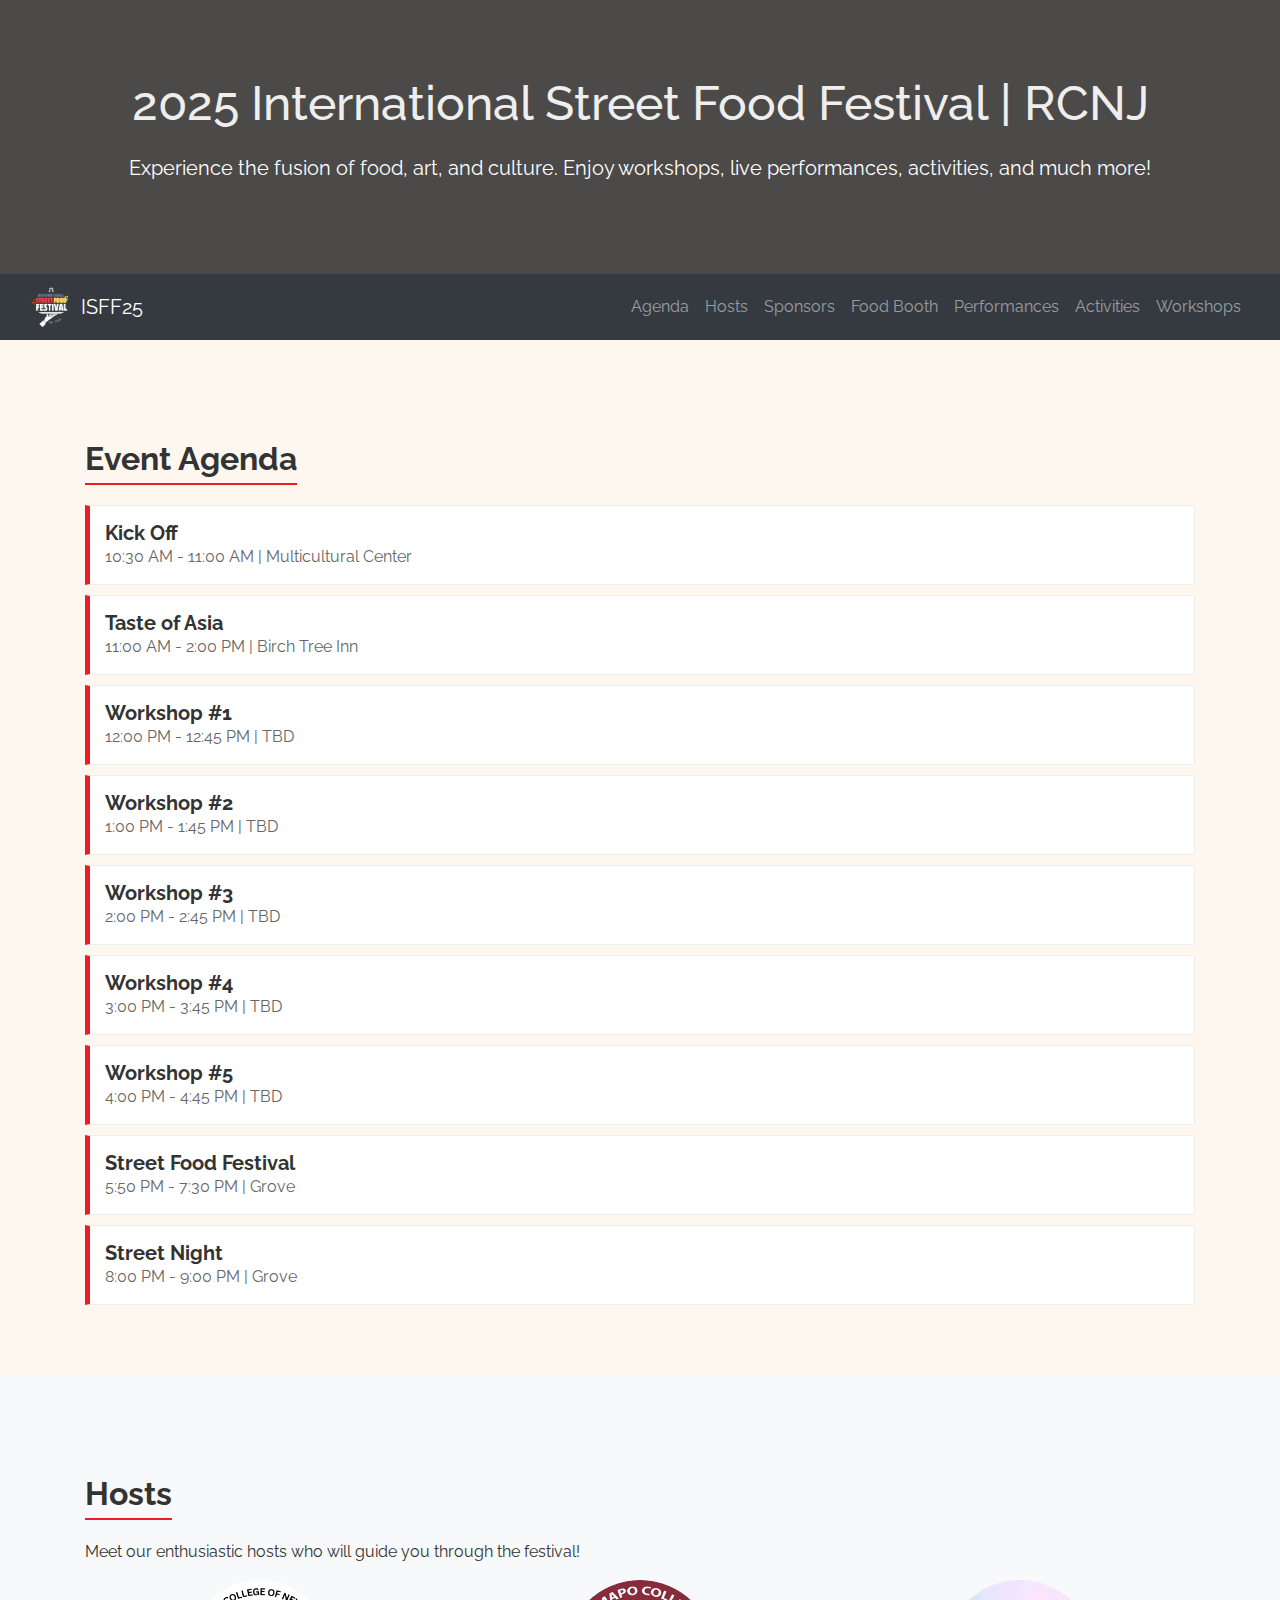
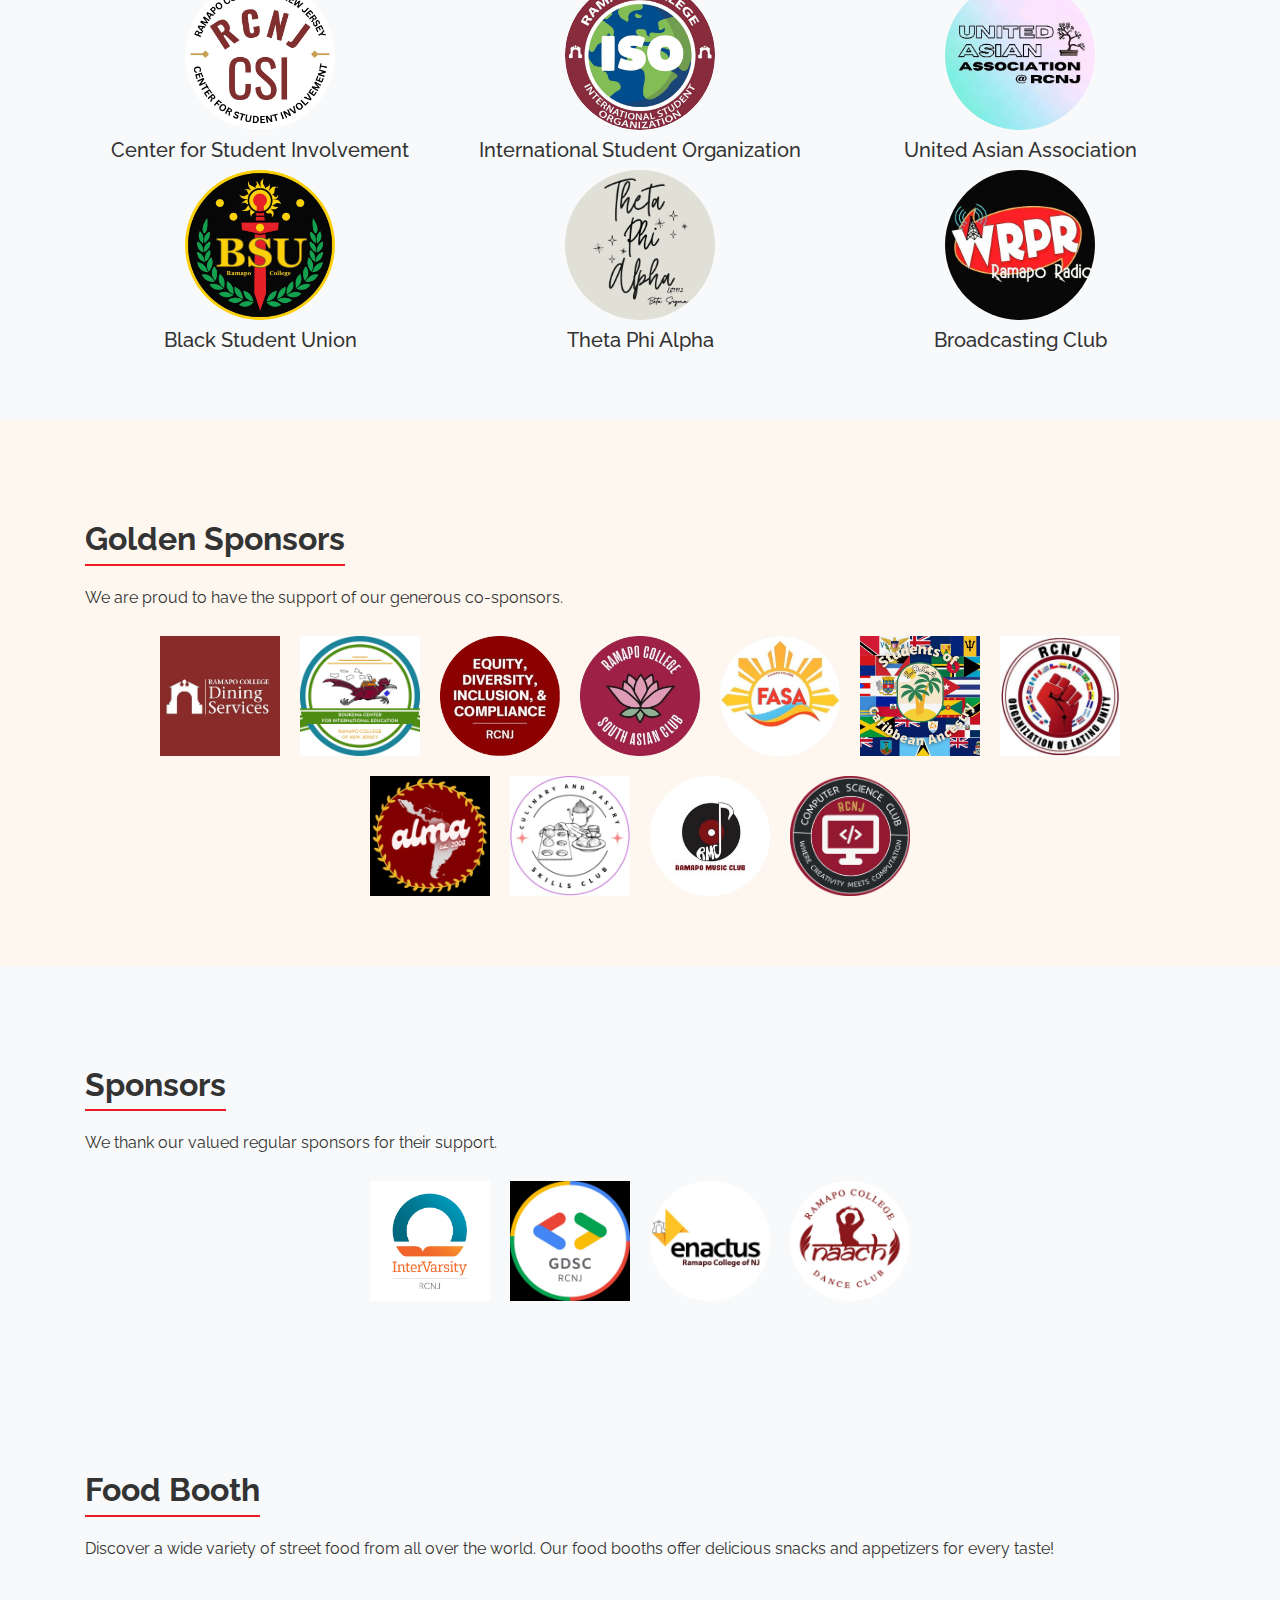
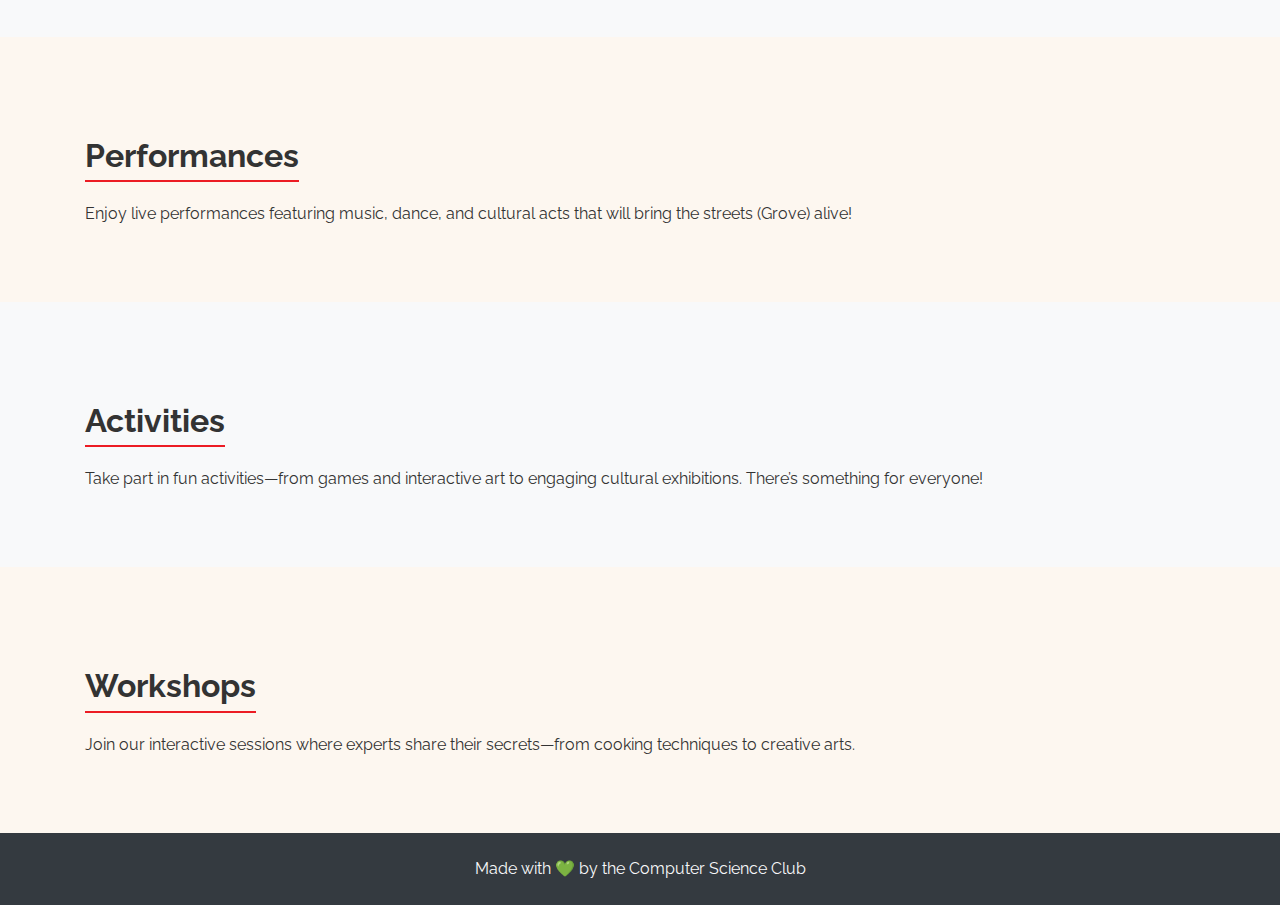
<file: index.html>
<!DOCTYPE html>
<html lang="en">
<head>
  <meta charset="UTF-8">
  <meta name="viewport" content="width=device-width, initial-scale=1">
  <title>ISFF25 - Int'l Street Food Festival | Ramapo College</title>

  <!-- Open Graph Tags (for link previews) -->
  <meta property="og:title" content="ISFF25 - Int'l Street Food Festival | Ramapo College">
  <meta property="og:description" content="Experience the ultimate street food festival with workshops, live performances, and activities. Check out our event agenda!">
  <meta property="og:image" content="https://github.com/RCNJ-Computer-Science-Club/ISFF25/blob/0fc712187cb9051a5f81593f9705c44d8cf5dc81/res/logo/ISFF25.png?raw=true">
  <meta property="og:url" content="https://github.com/RCNJ-Computer-Science-Club/ISFF25/blob/0fc712187cb9051a5f81593f9705c44d8cf5dc81/res/logo/ISFF25.png?raw=true">
  <meta property="og:type" content="website">

  <!-- Bootstrap CSS -->
  <link rel="stylesheet" href="https://stackpath.bootstrapcdn.com/bootstrap/4.5.2/css/bootstrap.min.css">
  <!-- Google Fonts -->
  <link href="https://fonts.googleapis.com/css?family=Raleway:400,700&display=swap" rel="stylesheet">
  <!-- Custom CSS -->
  <link rel="stylesheet" href="css/style.css">
</head>
<body>

  <!-- Hero Section -->
  <header class="hero">
    <div class="container text-center">
      <!-- Logo -->
      <!-- <img 
        src="res/banner/ISFF25.png" 
        alt="ISFF25 Logo" 
        class="hero-logo mb-3"
      > -->
      <h1>2025 International Street Food Festival | RCNJ</h1>
      <p>
        Experience the fusion of food, art, and culture. Enjoy workshops, 
        live performances, activities, and much more!
      </p>
    </div>
  </header>

  <!-- Navigation -->
  <nav class="navbar navbar-expand-md navbar-dark bg-dark sticky-top">
    <div class="container-fluid">
      <!-- Logo in nav (optional, if you want a smaller version) -->
      <a class="navbar-brand d-flex align-items-center" href="#">
        <img src="https://rcnj-computer-science-club.github.io/ISFF25/res/logo/ISFF25_2.png" alt="ISFF25" style="height:40px; margin-right:10px;">
        ISFF25
      </a>
      <button class="navbar-toggler" type="button" data-toggle="collapse" data-target="#navMenu">
        <span class="navbar-toggler-icon"></span>
      </button>
      <div class="collapse navbar-collapse" id="navMenu">
        <ul class="navbar-nav ml-auto">
          <li class="nav-item"><a class="nav-link" href="#agenda">Agenda</a></li>
          <li class="nav-item"><a class="nav-link" href="#hosts">Hosts</a></li>
          <li class="nav-item"><a class="nav-link" href="#sponsors">Sponsors</a></li>
          <li class="nav-item"><a class="nav-link" href="#food-booth">Food Booth</a></li>
          <li class="nav-item"><a class="nav-link" href="#performances">Performances</a></li>
          <li class="nav-item"><a class="nav-link" href="#activities">Activities</a></li>
          <li class="nav-item"><a class="nav-link" href="#workshops">Workshops</a></li>
        </ul>
      </div>
    </div>
  </nav>

  <!-- Agenda Section -->
  <section id="agenda" class="event-section">
    <div class="container">
      <h2 class="section-title">Event Agenda</h2>
      <div class="agenda-item"> <h5>Kick Off</h5> <p>10:30 AM - 11:00 AM | Multicultural Center </p> </div>
      <div class="agenda-item"> <h5>Taste of Asia</h5> <p>11:00 AM - 2:00 PM | Birch Tree Inn</p> </div>
      <div class="agenda-item"> <h5>Workshop #1</h5> <p>12:00 PM - 12:45 PM | TBD</p> </div>
      <div class="agenda-item"> <h5>Workshop #2</h5> <p>1:00 PM - 1:45 PM | TBD</p> </div>
      <div class="agenda-item"> <h5>Workshop #3</h5> <p>2:00 PM - 2:45 PM | TBD</p> </div>
      <div class="agenda-item"> <h5>Workshop #4</h5> <p>3:00 PM - 3:45 PM | TBD</p> </div>
      <div class="agenda-item"> <h5>Workshop #5</h5> <p>4:00 PM - 4:45 PM | TBD</p> </div>
      <div class="agenda-item"> <h5>Street Food Festival</h5> <p>5:50 PM - 7:30 PM | Grove</p> </div>
      <div class="agenda-item"> <h5>Street Night</h5> <p>8:00 PM - 9:00 PM | Grove</p> </div>
    </div>
  </section>

  <!-- Hosts Section -->
  <section id="hosts" class="event-section bg-light">
    <div class="container">
      <h2 class="section-title">Hosts</h2>
      <p>Meet our enthusiastic hosts who will guide you through the festival!</p>
      <div class="row">
        <div class="col-md-4 text-center"> <img src="https://rcnj-computer-science-club.github.io/ISFF25/res/logo/CSI.jpg" alt="CSI" class="rounded-circle mb-2" style="width: 150px; height: 150px;"> <h5>Center for Student Involvement</h5> </div>
        <div class="col-md-4 text-center"> <img src="https://rcnj-computer-science-club.github.io/ISFF25/res/logo/ISO.jpg" alt="ISO" class="rounded-circle mb-2" style="width: 150px; height: 150px;"> <h5>International Student Organization</h5> </div>
        <div class="col-md-4 text-center"> <img src="https://rcnj-computer-science-club.github.io/ISFF25/res/logo/UAA.jpg" alt="UAA" class="rounded-circle mb-2" style="width: 150px; height: 150px;"> <h5>United Asian Association</h5> </div>
        <div class="col-md-4 text-center"> <img src="https://rcnj-computer-science-club.github.io/ISFF25/res/logo/BSU.jpg" alt="BSU" class="rounded-circle mb-2" style="width: 150px; height: 150px;"> <h5>Black Student Union</h5> </div>
        <div class="col-md-4 text-center"> <img src="https://rcnj-computer-science-club.github.io/ISFF25/res/logo/TPA.jpg" alt="Theta Phi Alpha" class="rounded-circle mb-2" style="width: 150px; height: 150px;"> <h5>Theta Phi Alpha</h5> </div>
        <div class="col-md-4 text-center"> <img src="https://rcnj-computer-science-club.github.io/ISFF25/res/logo/WRPR.jpg" alt="WRPR" class="rounded-circle mb-2" style="width: 150px; height: 150px;"> <h5>Broadcasting Club</h5> </div>
      </div>
    </div>
  </section>

  <!-- Golden Sponsors Section -->
<section id="sponsors" class="event-section">
  <div class="container">
    <h2 class="section-title">Golden Sponsors</h2>
    <p>We are proud to have the support of our generous co-sponsors.</p>
    <div class="d-flex flex-wrap justify-content-center">
      <img src="https://rcnj-computer-science-club.github.io/ISFF25/res/logo/Dining.jpg" alt="Sponsor 1" class="sponsor-logo">
      <img src="https://rcnj-computer-science-club.github.io/ISFF25/res/logo/Roukema.jpg" alt="Sponsor 1" class="sponsor-logo">
      <img src="https://rcnj-computer-science-club.github.io/ISFF25/res/logo/EDIC.png" alt="Sponsor 1" class="sponsor-logo">
      <img src="https://rcnj-computer-science-club.github.io/ISFF25/res/logo/SAC.png" alt="Sponsor 1" class="sponsor-logo">
      <img src="https://rcnj-computer-science-club.github.io/ISFF25/res/logo/FASA.png" alt="Sponsor 2" class="sponsor-logo">
      <img src="https://rcnj-computer-science-club.github.io/ISFF25/res/logo/SOCA.jpg" alt="Sponsor 3" class="sponsor-logo">
      <img src="https://rcnj-computer-science-club.github.io/ISFF25/res/logo/OLU.jpg" alt="Sponsor 4" class="sponsor-logo">
      <img src="https://rcnj-computer-science-club.github.io/ISFF25/res/logo/ALMA.jpg" alt="Sponsor 5" class="sponsor-logo">
      <img src="https://rcnj-computer-science-club.github.io/ISFF25/res/logo/CAPS.jpg" alt="Sponsor 6" class="sponsor-logo">
      <img src="https://rcnj-computer-science-club.github.io/ISFF25/res/logo/MUSIC.png" alt="Sponsor 6" class="sponsor-logo">
      <img src="https://rcnj-computer-science-club.github.io/ISFF25/res/logo/CSC.png" alt="Sponsor 7" class="sponsor-logo">
    </div>
  </div>
</section>

<!-- Regular Sponsors Section -->
<section id="regular-sponsors" class="event-section bg-light">
  <div class="container">
    <h2 class="section-title">Sponsors</h2>
    <p>We thank our valued regular sponsors for their support.</p>
    <div class="d-flex flex-wrap justify-content-center">
      <img src="https://rcnj-computer-science-club.github.io/ISFF25/res/logo/IVCF.jpg" alt="Regular Sponsor 1" class="sponsor-logo small-logo">
      <img src="https://rcnj-computer-science-club.github.io/ISFF25/res/logo/GDG.jpg" alt="Regular Sponsor 3" class="sponsor-logo small-logo">
      <img src="https://rcnj-computer-science-club.github.io/ISFF25/res/logo/ENACTUS.png" alt="Regular Sponsor 3" class="sponsor-logo small-logo">
      <img src="https://rcnj-computer-science-club.github.io/ISFF25/res/logo/NAACH.png" alt="Regular Sponsor 3" class="sponsor-logo small-logo">
      <!-- Add additional regular sponsor logos here -->
    </div>
  </div>
</section>


  <!-- Food Booth Section -->
  <section id="food-booth" class="event-section bg-light">
    <div class="container">
      <h2 class="section-title">Food Booth</h2>
      <p>
        Discover a wide variety of street food from all over the world. Our food booths offer 
        delicious snacks and appetizers for every taste!
      </p>
      <!-- <div class="row">
        <div class="col-md-4 text-center"> <img src="https://rcnj-computer-science-club.github.io/ISFF25/res/logo/ISO.jpg" alt="ISO" class="rounded-circle mb-2" style="width: 100px; height: 100px;"> <h5>Macarons</h5> <p>Hosted by: International Student Organization</p> </div> 
        <div class="col-md-4 text-center"> <img src="https://rcnj-computer-science-club.github.io/ISFF25/res/logo/SAC.jpg" alt="South Asian Club" class="rounded-circle mb-2" style="width: 100px; height: 100px;"> <h5>Mango Lassi (per gal)</h5> <p>Hosted by: South Asian Club</p> </div>
        <div class="col-md-4 text-center"> <img src="https://rcnj-computer-science-club.github.io/ISFF25/res/logo/BSU.jpg" alt="BSU" class="rounded-circle mb-2" style="width: 100px; height: 100px;"> <h5>Banana Pudding - 38 oz</h5> <p>Hosted by: Black Student Union</p> </div>
        <div class="col-md-4 text-center"> <img src="https://rcnj-computer-science-club.github.io/ISFF25/res/logo/OLU.jpg" alt="OLU" class="rounded-circle mb-2" style="width: 100px; height: 100px;"> <h5>Flautas/Taquitos</h5> <p>Hosted by: Organization of Latino Unity</p> </div>
        <div class="col-md-4 text-center"> <img src="https://rcnj-computer-science-club.github.io/ISFF25/res/logo/SOCA.jpg" alt="SOCA" class="rounded-circle mb-2" style="width: 100px; height: 100px;"> <h5>Funnel Cake? (tbd)</h5> <p>Hosted by: Students of Caribbean Ancestry</p> </div>
        <div class="col-md-4 text-center"> <img src="https://rcnj-computer-science-club.github.io/ISFF25/res/logo/UAA.jpg" alt="UAA" class="rounded-circle mb-2" style="width: 100px; height: 100px;"> <h5>Veggie Dumplings (8 pcs)</h5> <p>Hosted by: United Asian Association</p> </div>
        <div class="col-md-4 text-center"> <img src="https://rcnj-computer-science-club.github.io/ISFF25/res/logo/FASA.png" alt="FASA" class="rounded-circle mb-2" style="width: 100px; height: 100px;"> <h5>Lumpia Shanghai (Pork) - Full Tray (100 pc)</h5> <p>Hosted by: Filipino American Student Association</p> </div>
        <div class="col-md-4 text-center"> <img src="https://rcnj-computer-science-club.github.io/ISFF25/res/logo/CAPS.jpg" alt="CAPS" class="rounded-circle mb-2" style="width: 100px; height: 100px;"> <h5>Cream Puffs</h5> <p>Hosted by: Counseling and Psychological Services</p> </div>
        <div class="col-md-4 text-center"> <img src="https://rcnj-computer-science-club.github.io/ISFF25/res/logo/Dining.jpg" alt="Dining Services" class="rounded-circle mb-2" style="width: 100px; height: 100px;"> <h5>Boneless Wings (6pc/order)</h5> <p>Hosted by: Dining Services</p> </div>
      </div> -->
    </div>
  </section></div>

  <!-- Performances Section -->
  <section id="performances" class="event-section">
    <div class="container">
      <h2 class="section-title">Performances</h2>
      <p>Enjoy live performances featuring music, dance, and cultural acts that will bring the streets (Grove) alive!</p>
      <div class="row">
        <!-- <div class="col-md-6"> <img src="https://via.placeholder.com/400x300?text=Live+Music" alt="Live Music" class="img-fluid rounded mb-3"> </div>
        <div class="col-md-6"> <img src="https://via.placeholder.com/400x300?text=Street+Performers" alt="Street Performers" class="img-fluid rounded mb-3"> </div> </div> -->
    </div>
  </section>

  <!-- Activities Section -->
  <section id="activities" class="event-section bg-light">
    <div class="container">
      <h2 class="section-title">Activities</h2>
      <p>Take part in fun activities—from games and interactive art to engaging cultural exhibitions. There’s something for everyone!</p>
      <ul class="list-unstyled">
        <!-- <li class="mb-2"><strong>Ping Pong Tournaments</strong> - Challenge yourself and win prizes.</li>
        <li class="mb-2"><strong>Interactive Food Art</strong> - Get creative with edible masterpieces.</li>
        <li class="mb-2"><strong>Street Juggling</strong> - Enjoy quirky performances and try your hand at juggling.</li> -->
      </ul>
    </div>
  </section>

  <!-- Workshops Section -->
  <section id="workshops" class="event-section">
    <div class="container">
      <h2 class="section-title">Workshops</h2>
      <p>Join our interactive sessions where experts share their secrets—from cooking techniques to creative arts.</p>
        <!-- <div class="row"> <div class="col-md-4"> <div class="card mb-3"> <div class="card-body"> <h5 class="card-title">Workshop #1</h5> <p class="card-text">Discover culinary techniques and learn how to create delicious dishes.</p> </div> </div> </div>
        <div class="col-md-4"> <div class="card mb-3"> <div class="card-body"> <h5 class="card-title">Workshop #2</h5> <p class="card-text">Explore creative art forms and street performance arts.</p> </div> </div> </div>
        <div class="col-md-4"> <div class="card mb-3"> <div class="card-body"> <h5 class="card-title">Workshop #3</h5> <p class="card-text">Hands-on sessions that mix fun with learning in unexpected ways.</p> </div> </div> </div> -->
        <!-- Additional workshop cards can be added here -->
      </div>
    </div>
  </section>

  <!-- Footer -->
  <footer class="text-center py-4 bg-dark text-light">
    <div class="container">
      <p class="mb-0">Made with 💚 by the Computer Science Club</p>
    </div>
  </footer>

  <!-- Bootstrap and dependencies -->
  <script src="https://code.jquery.com/jquery-3.5.1.slim.min.js"></script>
  <script src="https://cdn.jsdelivr.net/npm/popper.js@1.16.1/dist/umd/popper.min.js"></script>
  <script src="https://stackpath.bootstrapcdn.com/bootstrap/4.5.2/js/bootstrap.min.js"></script>
  <!-- Custom JavaScript -->
  <script src="js/scripts.js">
    document.documentElement.style.cssText = "";
  </script>
</body
</file>
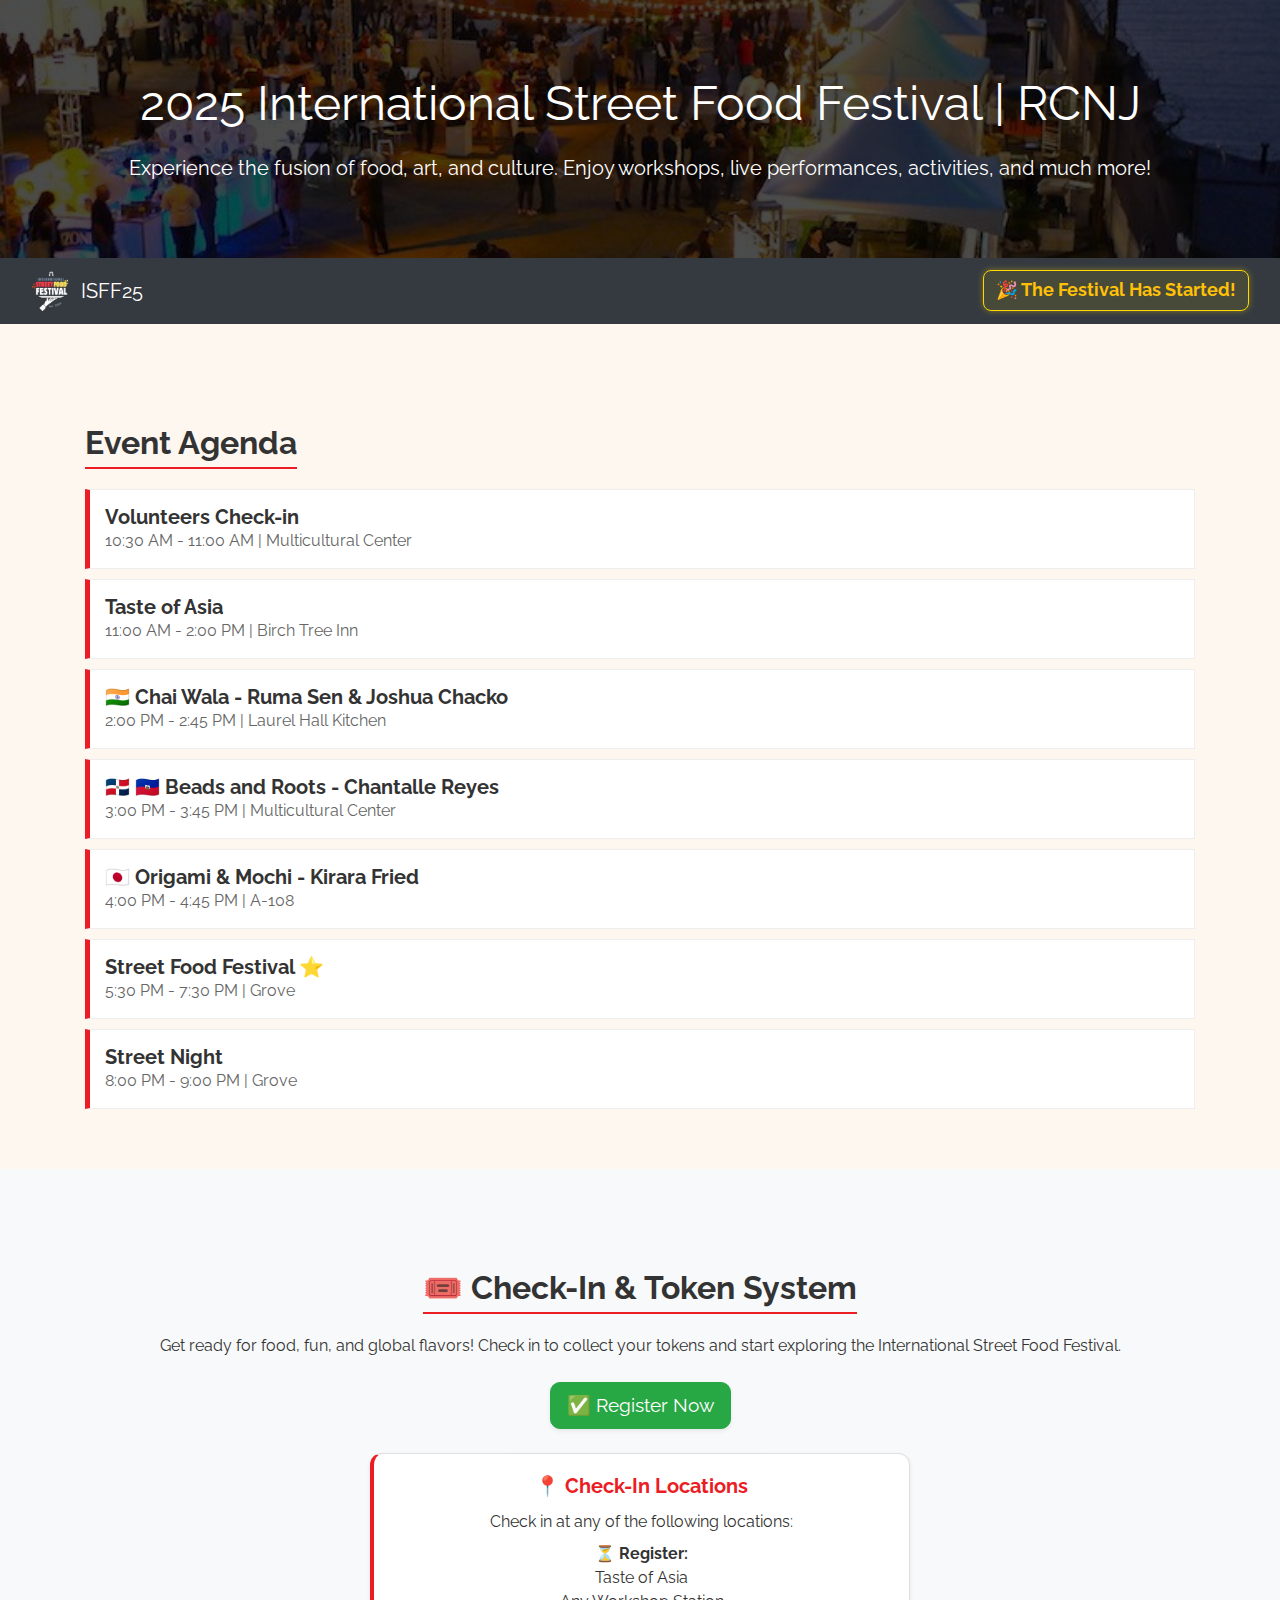
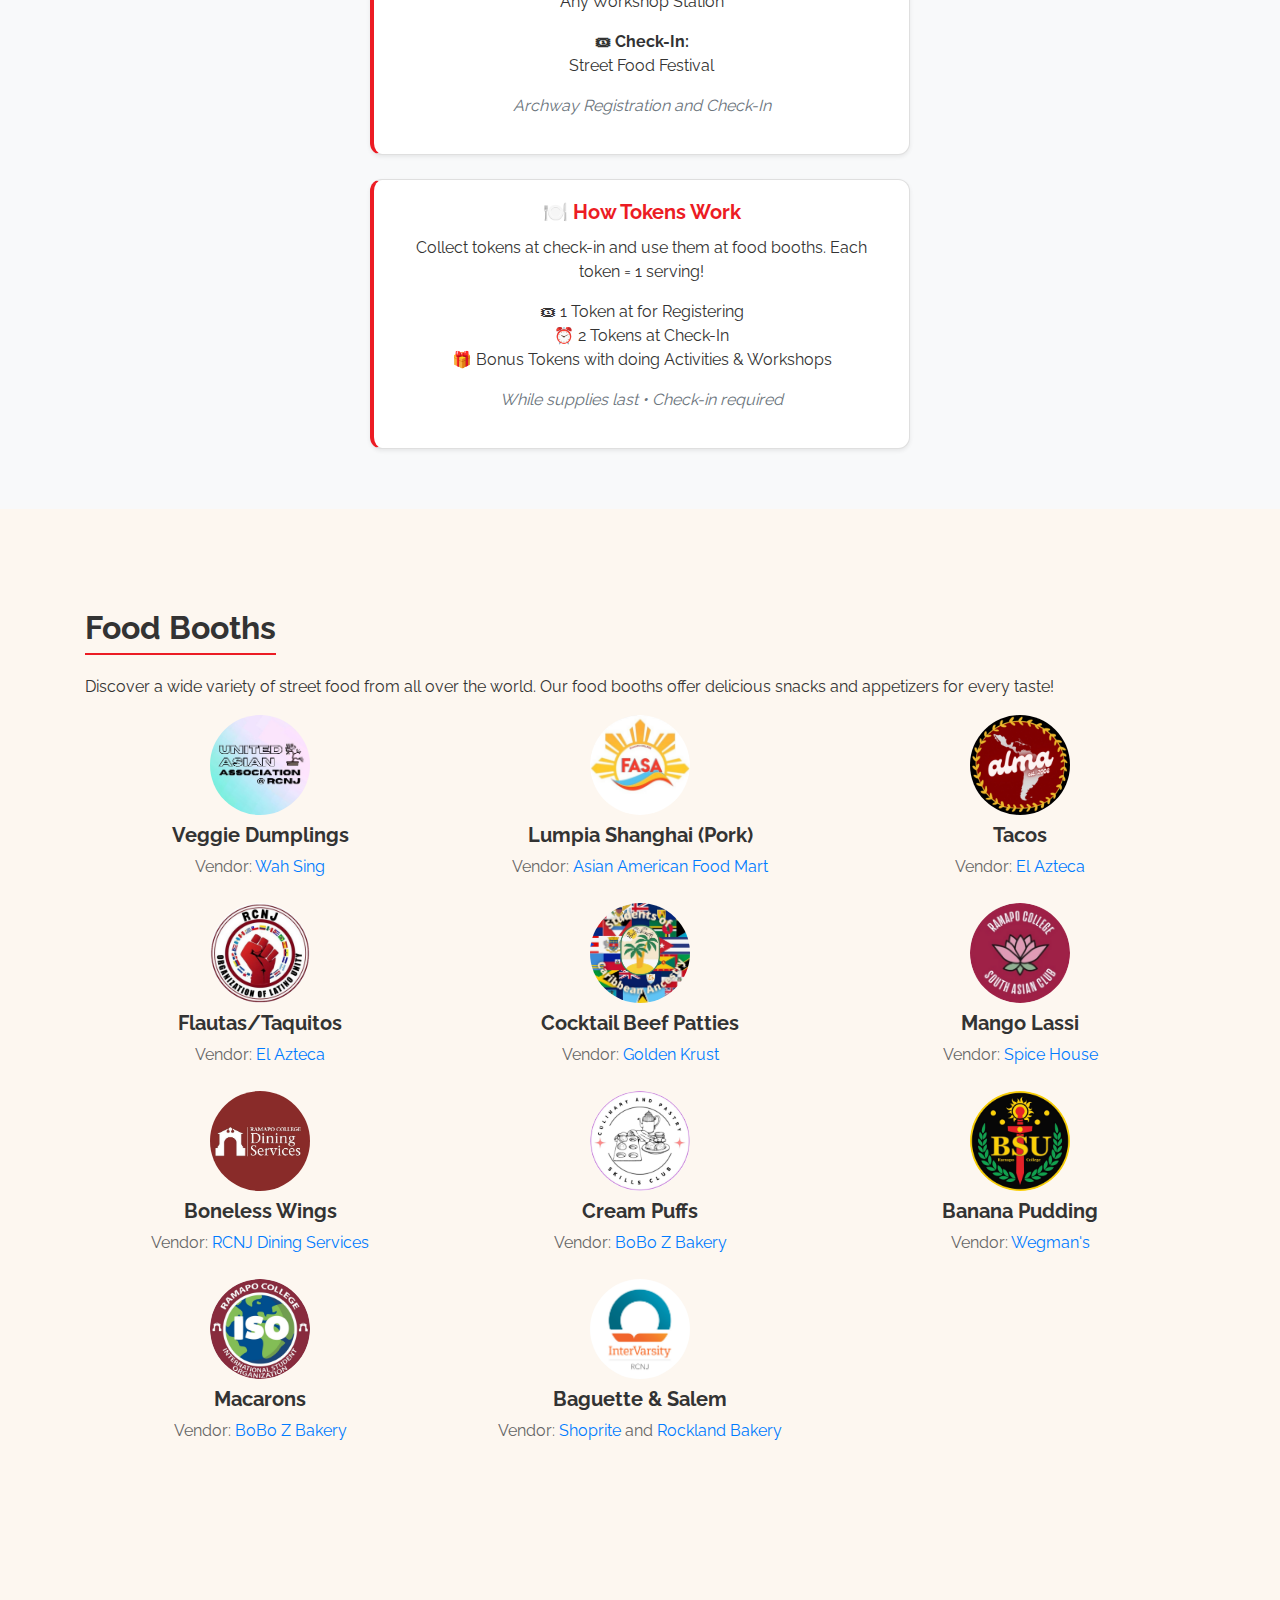
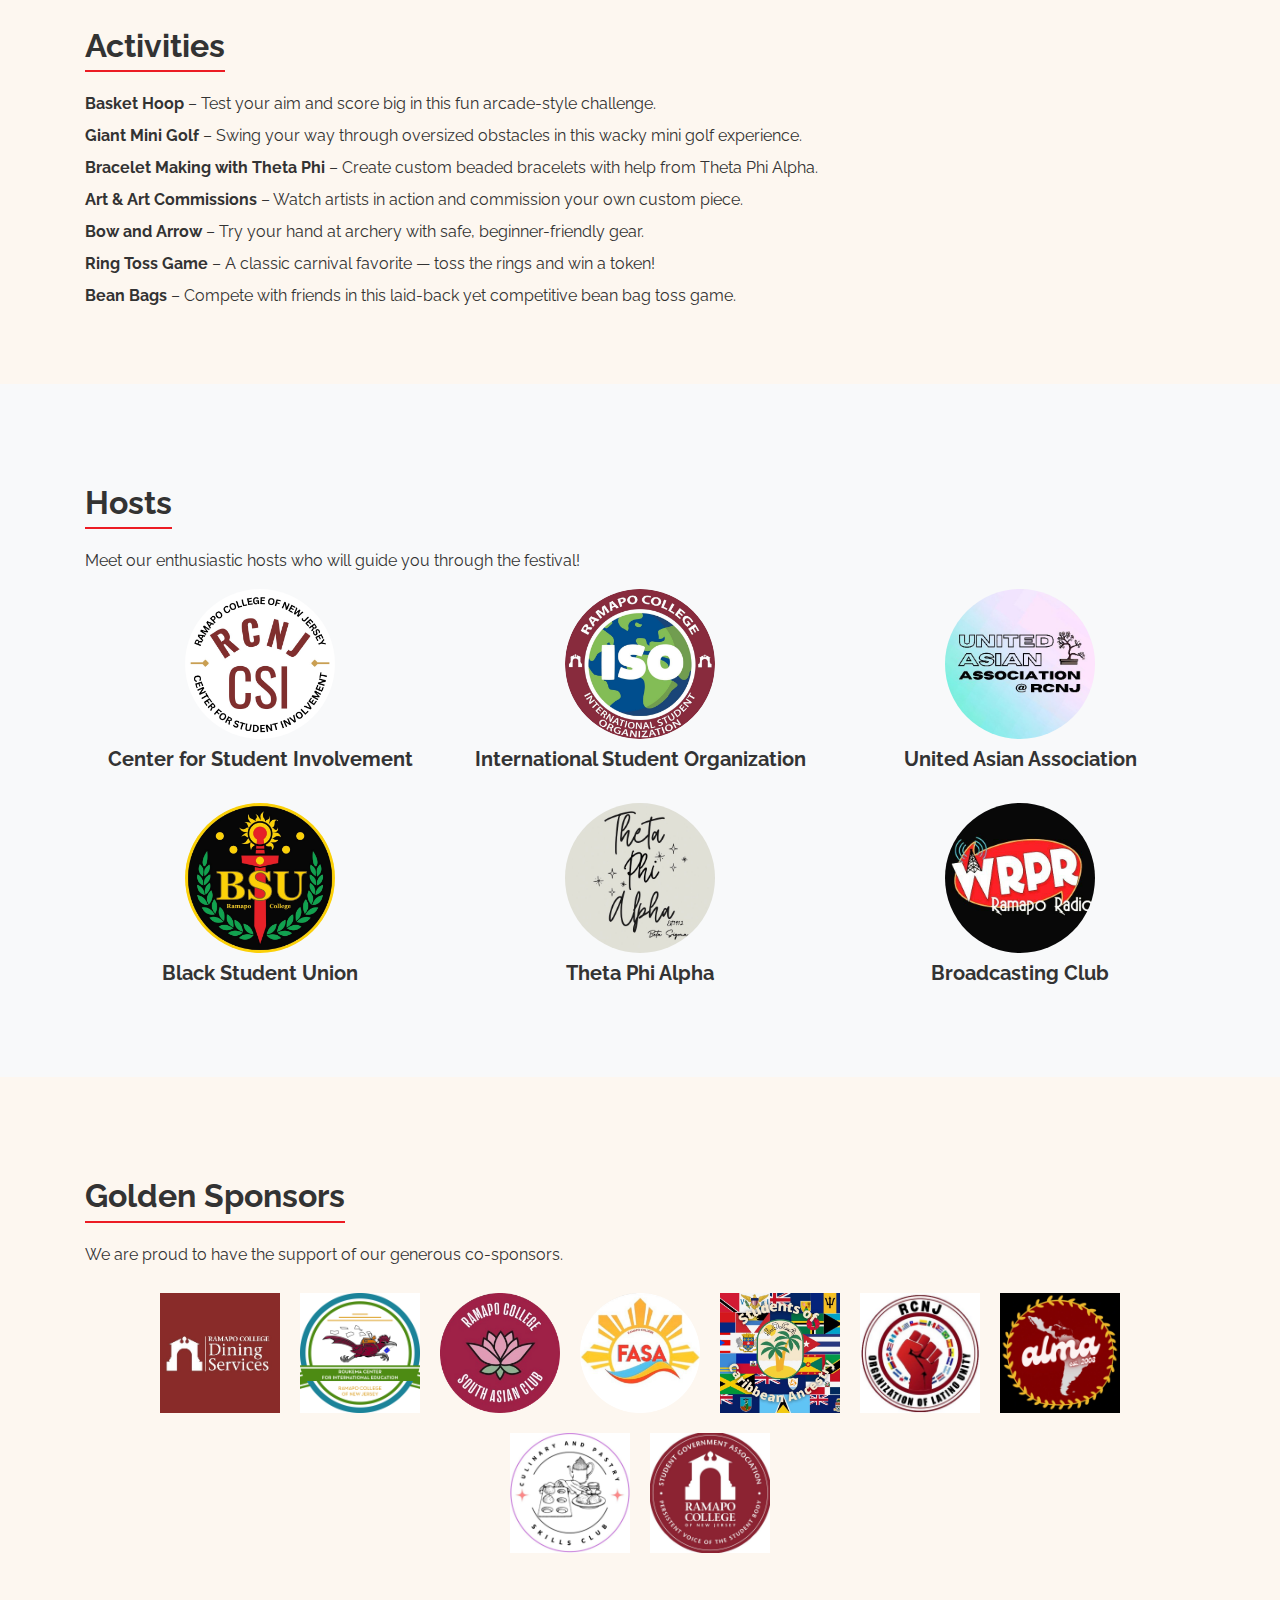
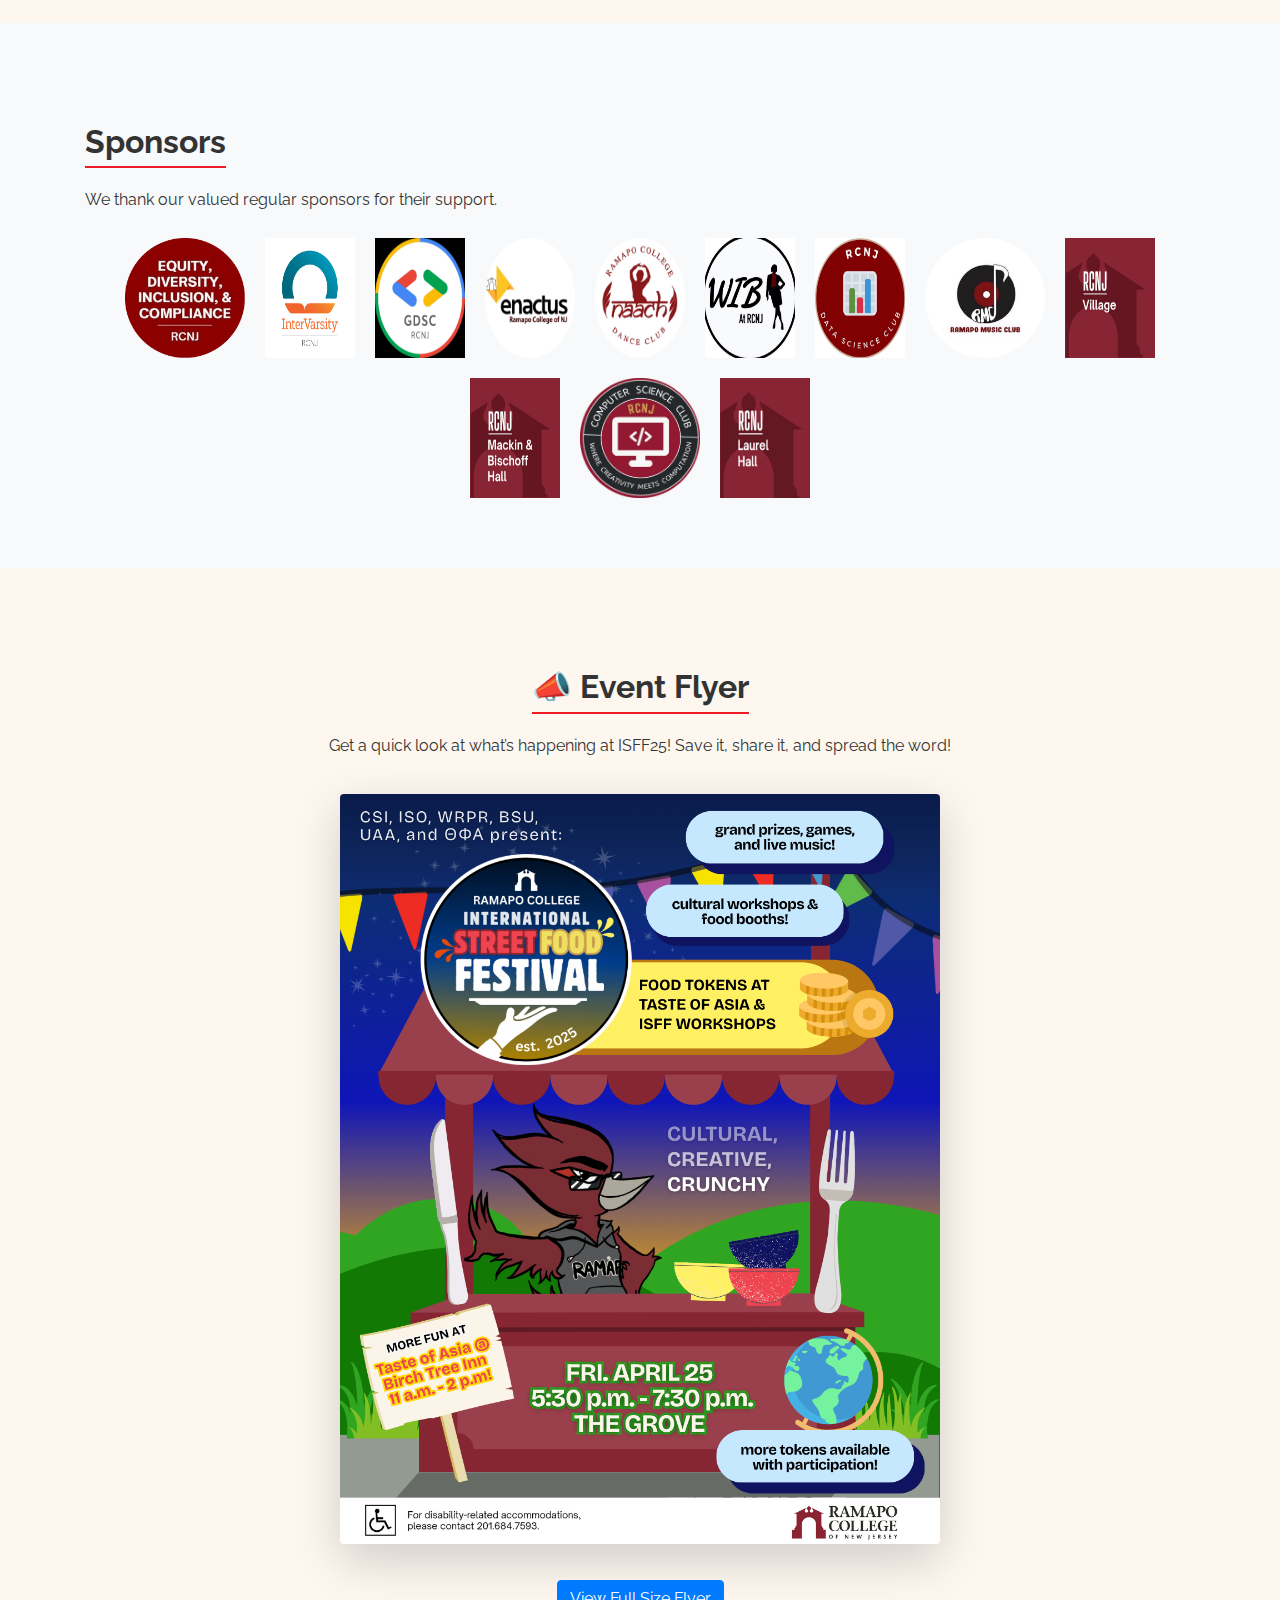
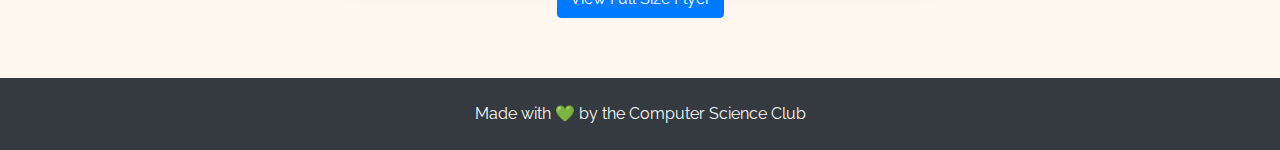
<file: public/index.html>
<!DOCTYPE html>
<html lang="en">
<head>
  <meta charset="UTF-8">
  <meta name="viewport" content="width=device-width, initial-scale=1">
  <title>ISFF25 - Int'l Street Food Festival | Ramapo College</title>

  <!-- Open Graph Tags (for link previews) -->
  <meta property="og:title" content="ISFF25 - Int'l Street Food Festival | Ramapo College">
  <meta property="og:description" content="Experience the ultimate street food festival with workshops, live performances, and activities. Check out our event agenda!">
  <meta property="og:image" content="res/logo/ISFF25.png">
  <meta property="og:url" content="index.html">
  <meta property="og:type" content="website">

  <!-- Vendor CSS -->
  <link rel="stylesheet" href="css/bootstrap.min.css">
  <link rel="stylesheet" href="css/raleway.css">

  <!-- Custom CSS -->
  <link rel="stylesheet" href="style.css">
</head>
<body>
  <header class="hero">
  <div class="container text-center hero-content">
    <!-- Logo -->
    <!-- <img
      src="res/banner/ISFF25.png"
      alt="ISFF25 Logo"
      class="hero-logo mb-3"
    > -->
    <h1 class="hero-title">2025 International Street Food Festival | RCNJ</h1>
    <p class="hero-subtitle">
      Experience the fusion of food, art, and culture. Enjoy workshops,
      live performances, activities, and much more!
    </p>
  </div>
</header>
  <nav class="navbar navbar-expand-md navbar-dark bg-dark sticky-top">
  <div class="container-fluid d-flex align-items-center justify-content-between">
    <a class="navbar-brand d-flex align-items-center mb-0" href="#">
      <img src="res/logo/ISFF25_2.png" alt="ISFF25" class="brand-logo">
      ISFF25
    </a>

    <div class="ml-auto text-warning font-weight-bold mb-0 countdown" id="countdown"></div>
  </div>
</nav>

  <main>
    <section id="agenda" class="event-section">
  <div class="container">
    <h2 class="section-title">Event Agenda</h2>
    <div class="agenda-list">
      <div class="agenda-item">
        <h5>Volunteers Check-in</h5>
        <p>10:30 AM - 11:00 AM | Multicultural Center</p>
      </div>
      <div class="agenda-item">
        <h5>Taste of Asia</h5>
        <p>11:00 AM - 2:00 PM | Birch Tree Inn</p>
      </div>
      <div class="agenda-item">
        <h5>🇮🇳 Chai Wala - Ruma Sen & Joshua Chacko</h5>
        <p>2:00 PM - 2:45 PM | Laurel Hall Kitchen</p>
      </div>
      <div class="agenda-item">
        <h5>🇩🇴 🇭🇹 Beads and Roots - Chantalle Reyes</h5>
        <p>3:00 PM - 3:45 PM | Multicultural Center</p>
      </div>
      <div class="agenda-item">
        <h5>🇯🇵 Origami & Mochi - Kirara Fried</h5>
        <p>4:00 PM - 4:45 PM | A-108</p>
      </div>
      <div class="agenda-item">
        <h5>Street Food Festival ⭐️</h5>
        <p>5:30 PM - 7:30 PM | Grove</p>
      </div>
      <div class="agenda-item">
        <h5>Street Night</h5>
        <p>8:00 PM - 9:00 PM | Grove</p>
      </div>
    </div>
  </div>
</section>
    <section id="check-in" class="event-section bg-light text-center">
  <div class="container">
    <h2 class="section-title">🎟️ Check-In & Token System</h2>
    <p class="mb-4">
      Get ready for food, fun, and global flavors! Check in to collect your tokens and start
      exploring the International Street Food Festival.
    </p>

    <a
      href="https://archway.ramapo.edu/iso/rsvp_boot?id=1404221"
      target="_blank"
      class="btn btn-lg btn-success shadow-sm mb-4"
    >
      ✅ Register Now
    </a>

    <div class="row justify-content-center">
      <div class="col-md-6">
        <div class="card shadow-sm info-card mb-4">
          <div class="card-body">
            <h5 class="card-title">📍 Check-In Locations</h5>
            <p class="card-text mb-2">Check in at any of the following locations:</p>

            <div class="mb-3">
              <strong>⏳ Register:</strong>
              <ul class="list-unstyled mb-2">
                <li>Taste of Asia</li>
                <li>Any Workshop Station</li>
              </ul>
            </div>

            <div>
              <strong>🎟 Check-In:</strong>
              <ul class="list-unstyled">
                <li>Street Food Festival</li>
              </ul>
            </div>

            <p class="mt-3 text-muted font-italic">Archway Registration and Check-In</p>
          </div>
        </div>
      </div>
    </div>

    <div class="row justify-content-center">
      <div class="col-md-6">
        <div class="card shadow-sm info-card">
          <div class="card-body">
            <h5 class="card-title">🍽️ How Tokens Work</h5>
            <p class="card-text">Collect tokens at check-in and use them at food booths. Each token = 1 serving!</p>
            <ul class="list-unstyled">
              <li>🎟 1 Token at for Registering</li>
              <li>⏰ 2 Tokens at Check-In</li>
              <li>🎁 Bonus Tokens with doing Activities & Workshops</li>
            </ul>
            <p class="font-italic mt-2 text-muted">While supplies last • Check-in required</p>
          </div>
        </div>
      </div>
    </div>
  </div>
</section>
    <section id="food-booth" class="event-section">
  <div class="container">
    <h2 class="section-title">Food Booths</h2>
    <p>Discover a wide variety of street food from all over the world. Our food booths offer delicious snacks and appetizers for every taste!</p>
    <div class="row">
      <article class="col-md-4 text-center mb-4 food-card">
        <img src="res/logo/UAA.jpg" alt="UAA" class="rounded-circle logo-sm mb-2">
        <h5>Veggie Dumplings</h5>
        <p>Vendor: <a href="https://maps.app.goo.gl/Nwya9uB8abHwDoik6?g_st=com.google.maps.preview.copy" target="_blank">Wah Sing</a></p>
      </article>
      <article class="col-md-4 text-center mb-4 food-card">
        <img src="res/logo/FASA.png" alt="FASA" class="rounded-circle logo-sm mb-2">
        <h5>Lumpia Shanghai (Pork)</h5>
        <p>Vendor: <a href="https://www.yelp.com/biz/asian-american-food-mart-jersey-city" target="_blank">Asian American Food Mart</a></p>
      </article>
      <article class="col-md-4 text-center mb-4 food-card">
        <img src="res/logo/ALMA.jpg" alt="ALMA" class="rounded-circle logo-sm mb-2">
        <h5>Tacos</h5>
        <p>Vendor: <a href="https://www.elaztecanj.com/" target="_blank">El Azteca</a></p>
      </article>
      <article class="col-md-4 text-center mb-4 food-card">
        <img src="res/logo/OLU.jpg" alt="OLU" class="rounded-circle logo-sm mb-2">
        <h5>Flautas/Taquitos</h5>
        <p>Vendor: <a href="https://www.elaztecanj.com/" target="_blank">El Azteca</a></p>
      </article>
      <article class="col-md-4 text-center mb-4 food-card">
        <img src="res/logo/SOCA.jpg" alt="SOCA" class="rounded-circle logo-sm mb-2">
        <h5>Cocktail Beef Patties</h5>
        <p>Vendor: <a href="https://www.goldenkrust.com/" target="_blank">Golden Krust</a></p>
      </article>
      <article class="col-md-4 text-center mb-4 food-card">
        <img src="res/logo/SAC.png" alt="South Asian Club" class="rounded-circle logo-sm mb-2">
        <h5>Mango Lassi</h5>
        <p>Vendor: <a href="https://www.spicehouseusa.com/" target="_blank">Spice House</a></p>
      </article>
      <article class="col-md-4 text-center mb-4 food-card">
        <img src="res/logo/Dining.jpg" alt="Dining Services" class="rounded-circle logo-sm mb-2">
        <h5>Boneless Wings</h5>
        <p>Vendor: <a href="https://www.ramapo.edu/dining/" target="_blank">RCNJ Dining Services</a></p>
      </article>
      <article class="col-md-4 text-center mb-4 food-card">
        <img src="res/logo/CAPS.jpg" alt="CAPS" class="rounded-circle logo-sm mb-2">
        <h5>Cream Puffs</h5>
        <p>Vendor: <a href="https://bobozbakery.com/" target="_blank">BoBo Z Bakery</a></p>
      </article>
      <article class="col-md-4 text-center mb-4 food-card">
        <img src="res/logo/BSU.jpg" alt="BSU" class="rounded-circle logo-sm mb-2">
        <h5>Banana Pudding</h5>
        <p>Vendor: <a href="https://www.wegmans.com/" target="_blank">Wegman's</a></p>
      </article>
      <article class="col-md-4 text-center mb-4 food-card">
        <img src="res/logo/ISO.jpg" alt="ISO" class="rounded-circle logo-sm mb-2">
        <h5>Macarons</h5>
        <p>Vendor: <a href="https://bobozbakery.com/" target="_blank">BoBo Z Bakery</a></p>
      </article>
      <article class="col-md-4 text-center mb-4 food-card">
        <img src="res/logo/IVCF.jpg" alt="IVCF" class="rounded-circle logo-sm mb-2">
        <h5>Baguette & Salem</h5>
        <p>
          Vendor:
          <a href="https://www.shoprite.com/" target="_blank">Shoprite</a>
          and
          <a href="https://rocklandbakery.com/" target="_blank">Rockland Bakery</a>
        </p>
      </article>
    </div>
  </div>
</section>
    <section id="activities" class="event-section">
  <div class="container">
    <h2 class="section-title">Activities</h2>
    <!-- <p>Take part in fun and immersive activities — from games and interactive art to engaging cultural showcases. There’s something for everyone to enjoy!</p> -->
    <ul class="list-unstyled">
      <li class="mb-2"><strong>Basket Hoop</strong> – Test your aim and score big in this fun arcade-style challenge.</li>
      <li class="mb-2"><strong>Giant Mini Golf</strong> – Swing your way through oversized obstacles in this wacky mini golf experience.</li>
      <li class="mb-2"><strong>Bracelet Making with Theta Phi</strong> – Create custom beaded bracelets with help from Theta Phi Alpha.</li>
      <li class="mb-2"><strong>Art & Art Commissions</strong> – Watch artists in action and commission your own custom piece.</li>
      <li class="mb-2"><strong>Bow and Arrow</strong> – Try your hand at archery with safe, beginner-friendly gear.</li>
      <li class="mb-2"><strong>Ring Toss Game</strong> – A classic carnival favorite — toss the rings and win a token!</li>
      <li class="mb-2"><strong>Bean Bags</strong> – Compete with friends in this laid-back yet competitive bean bag toss game.</li>
    </ul>
  </div>
</section>
    <section id="hosts" class="event-section bg-light">
  <div class="container">
    <h2 class="section-title">Hosts</h2>
    <p>Meet our enthusiastic hosts who will guide you through the festival!</p>
    <div class="row">
      <article class="col-md-4 text-center mb-4 host-card">
        <img src="res/logo/CSI.jpg" alt="CSI" class="rounded-circle logo-md mb-2">
        <h5>Center for Student Involvement</h5>
      </article>
      <article class="col-md-4 text-center mb-4 host-card">
        <img src="res/logo/ISO.jpg" alt="ISO" class="rounded-circle logo-md mb-2">
        <h5>International Student Organization</h5>
      </article>
      <article class="col-md-4 text-center mb-4 host-card">
        <img src="res/logo/UAA.jpg" alt="UAA" class="rounded-circle logo-md mb-2">
        <h5>United Asian Association</h5>
      </article>
      <article class="col-md-4 text-center mb-4 host-card">
        <img src="res/logo/BSU.jpg" alt="BSU" class="rounded-circle logo-md mb-2">
        <h5>Black Student Union</h5>
      </article>
      <article class="col-md-4 text-center mb-4 host-card">
        <img src="res/logo/TPA.jpg" alt="Theta Phi Alpha" class="rounded-circle logo-md mb-2">
        <h5>Theta Phi Alpha</h5>
      </article>
      <article class="col-md-4 text-center mb-4 host-card">
        <img src="res/logo/WRPR.jpg" alt="WRPR" class="rounded-circle logo-md mb-2">
        <h5>Broadcasting Club</h5>
      </article>
    </div>
  </div>
</section>
    <section id="sponsors" class="event-section">
  <div class="container">
    <h2 class="section-title">Golden Sponsors</h2>
    <p>We are proud to have the support of our generous co-sponsors.</p>
    <div class="d-flex flex-wrap justify-content-center">
      <img src="res/logo/Dining.jpg" alt="Sponsor 1" class="sponsor-logo">
      <img src="res/logo/Roukema.jpg" alt="Sponsor 2" class="sponsor-logo">
      <img src="res/logo/SAC.png" alt="Sponsor 3" class="sponsor-logo">
      <img src="res/logo/FASA.png" alt="Sponsor 4" class="sponsor-logo">
      <img src="res/logo/SOCA.jpg" alt="Sponsor 5" class="sponsor-logo">
      <img src="res/logo/OLU.jpg" alt="Sponsor 6" class="sponsor-logo">
      <img src="res/logo/ALMA.jpg" alt="Sponsor 7" class="sponsor-logo">
      <img src="res/logo/CAPS.jpg" alt="Sponsor 8" class="sponsor-logo">
      <img src="res/logo/SGA.jpg" alt="Sponsor 9" class="sponsor-logo">
    </div>
  </div>
</section>
    <section id="regular-sponsors" class="event-section bg-light">
  <div class="container">
    <h2 class="section-title">Sponsors</h2>
    <p>We thank our valued regular sponsors for their support.</p>
    <div class="d-flex flex-wrap justify-content-center">
      <img src="res/logo/EDIC.png" alt="Sponsor 1" class="sponsor-logo">
      <img src="res/logo/IVCF.jpg" alt="Regular Sponsor 1" class="sponsor-logo small-logo">
      <img src="res/logo/GDG.jpg" alt="Regular Sponsor 2" class="sponsor-logo small-logo">
      <img src="res/logo/ENACTUS.png" alt="Regular Sponsor 3" class="sponsor-logo small-logo">
      <img src="res/logo/NAACH.png" alt="Regular Sponsor 4" class="sponsor-logo small-logo">
      <img src="res/logo/WIB.jpg" alt="Regular Sponsor 5" class="sponsor-logo small-logo">
      <img src="res/logo/DSC.jpg" alt="Regular Sponsor 6" class="sponsor-logo small-logo">
      <img src="res/logo/MUSIC.png" alt="Regular Sponsor 7" class="sponsor-logo">
      <img src="res/logo/Vil.jpg" alt="Regular Sponsor 8" class="sponsor-logo small-logo">
      <img src="res/logo/M&B.jpg" alt="Regular Sponsor 9" class="sponsor-logo small-logo">
      <img src="res/logo/CSC.png" alt="Regular Sponsor 10" class="sponsor-logo">
      <img src="res/logo/Lau.jpg" alt="Regular Sponsor 11" class="sponsor-logo small-logo">
      <!-- <img src="res/logo/CA.jpg" alt="Regular Sponsor" class="sponsor-logo small-logo">
      <img src="res/logo/FGen.jpg" alt="Regular Sponsor" class="sponsor-logo small-logo"> -->
      <!-- <img src="res/logo/CA.jpg" alt="Regular Sponsor" class="sponsor-logo small-logo"> -->
      <!-- <img src="res/logo/BMAD.jpg" alt="Regular Sponsor" class="sponsor-logo small-logo"> -->
      <!-- <img src="res/logo/EWSC.jpg" alt="Regular Sponsor" class="sponsor-logo small-logo"> -->
      <!-- Add additional regular sponsor logos here -->
    </div>
  </div>
</section>
    <section id="event-flyer" class="event-section text-center">
  <div class="container">
    <h2 class="section-title">📣 Event Flyer</h2>
    <p>Get a quick look at what’s happening at ISFF25! Save it, share it, and spread the word!</p>
    <img
      src="res/img/Flyer.png"
      alt="ISFF25 Flyer"
      class="img-fluid rounded shadow-lg flyer-image"
    >
    <div class="mt-3">
      <a href="res/img/Flyer.png" class="btn btn-primary" target="_blank">View Full Size Flyer</a>
    </div>
  </div>
</section>
  </main>

  <footer class="text-center py-4 bg-dark text-light">
  <div class="container">
    <p class="mb-0">Made with 💚 by the Computer Science Club</p>
  </div>
</footer>

  <!-- Vendor JS -->
  <script src="js/jquery-3.5.1.slim.min.js"></script>
  <script src="js/popper.min.js"></script>
  <script src="js/bootstrap.min.js"></script>

  <!-- Custom JS -->
  <script src="js/scripts.js"></script>
</body>
</html>
</file>
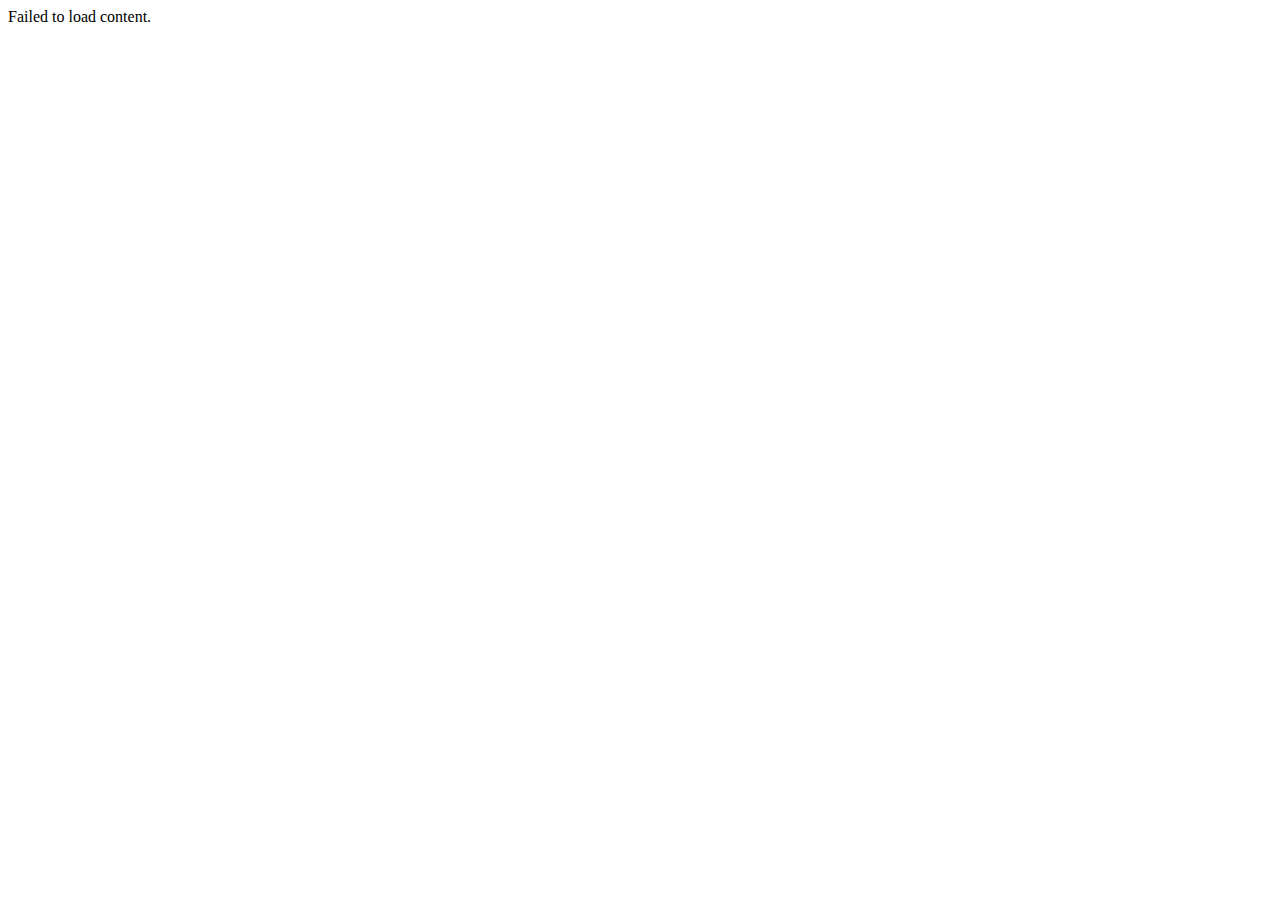
<file: archway_script.html>
<!DOCTYPE html>
<html lang="en">
<head>
  <meta charset="UTF-8">
  <title>Load Remote HTML with JavaScript</title>
</head>
<body>
  <!-- Container for the loaded HTML -->
  <div id="content">Loading remote content...</div>

  <script>
    fetch('https://raw.githubusercontent.com/RCNJ-Computer-Science-Club/ISFF25/refs/heads/main/index.html')
      .then(response => {
        if (!response.ok) {
          throw new Error('Network response was not ok');
        }
        return response.text();
      })
      .then(html => {
        // Insert the fetched HTML into the container
        document.getElementById('content').innerHTML = html;
      })
      .catch(error => {
        console.error('There was a problem with the fetch operation:', error);
        document.getElementById('content').innerHTML = 'Failed to load content.';
      });
  </script>
</body>
</html>
</file>
<file: css/style.css>
/* Use Raleway (already imported via Google Fonts in HTML) */
body {
  font-family: 'Raleway', sans-serif;
  background: #fdf7f0;
  color: #333;
}

/* Hero Section */
.hero {
  /* Gradient from dark blue (#002E7A) to a golden yellow (#FFD800). */
  /* background: linear-gradient(to bottom, #002E7A, #FFD800); */
  background: #666;
  color: #fff;
  padding: 75px 20px;
  text-align: center;
  position: relative;
  background: url('https://raw.githubusercontent.com/RCNJ-Computer-Science-Club/ISFF25/1451fd33a0032e6874294ea9a337caa0eb37dee4/res/img/bebd641805f000ba0763d167020e1262%20(1).jpg') center center/cover no-repeat;
}

/* The semi-transparent overlay */
.hero::after {
  content: "";
  background-color: rgba(0, 0, 0, 0.7);
  position: absolute;
  top: 0; 
  left: 0;
  right: 0;
  bottom: 0;
}

/* Logo in hero */
.hero-logo {
  position: relative;
  z-index: 1;
  max-width: 400px; /* Increased size */
  min-width: 240px;
  border-radius: 0%;
  padding: 10px;
}

/* Hero text layering above overlay */
.hero h1,
.hero p {
  position: relative;
  z-index: 1;
}

.hero h1 {
  font-size: 3rem;
  margin-bottom: 20px;
}

.hero p {
  font-size: 1.25rem;
}

/* Generic section title styling */
.section-title {
  font-weight: 700;
  margin-top: 40px;
  margin-bottom: 20px;
  border-bottom: 2px solid #EC1C24;  /* A bold red accent */
  display: inline-block;
  padding-bottom: 5px;
}

/* Agenda items with a red left border for emphasis */
.agenda-item {
  background: #fff;
  border: 1px solid #eee;
  padding: 15px;
  margin-bottom: 10px;
  border-left: 5px solid #EC1C24;  /* Matches the .section-title accent color */
}

.agenda-item h5 {
  margin: 0;
  font-weight: 700;
}

.agenda-item p {
  margin: 0;
  color: #666;
}

/* Main event section padding */
.event-section {
  padding: 60px 20px;
}

/* Sponsor logos */
.sponsor-logo {
  max-width: 120px;
  margin: 10px;
}

/* Media query for mobile adjustments */
@media (max-width: 576px) {
  .hero h1 {
    font-size: 2rem;
  }
  .hero p {
    font-size: 1rem;
  }
  .hero-logo {
    max-width: 150px;
  }
}

h1 {
  color: #eee;
}


nav.container {
  padding-left: 0 !important;
  padding-right: 0 !important;
}







#web-builder__tmpl-cont {
  display: none;
}

.section-cont {
  display: none;
}
</file>
<file: public/css/raleway.css>
@font-face {
  font-family: 'Raleway';
  font-style: normal;
  font-weight: 400;
  font-display: swap;
  src: url(../res/fonts/1Ptxg8zYS_SKggPN4iEgvnHyvveLxVvaooCP.ttf) format('truetype');
}
@font-face {
  font-family: 'Raleway';
  font-style: normal;
  font-weight: 700;
  font-display: swap;
  src: url(../res/fonts/1Ptxg8zYS_SKggPN4iEgvnHyvveLxVs9pYCP.ttf) format('truetype');
}
</file>
<file: public/style.css>
/* Site styles entrypoint */
@import url("css/base.css");
@import url("css/layout.css");
@import url("css/components.css");
@import url("css/utilities.css");
@import url("css/responsive.css");
</file>
